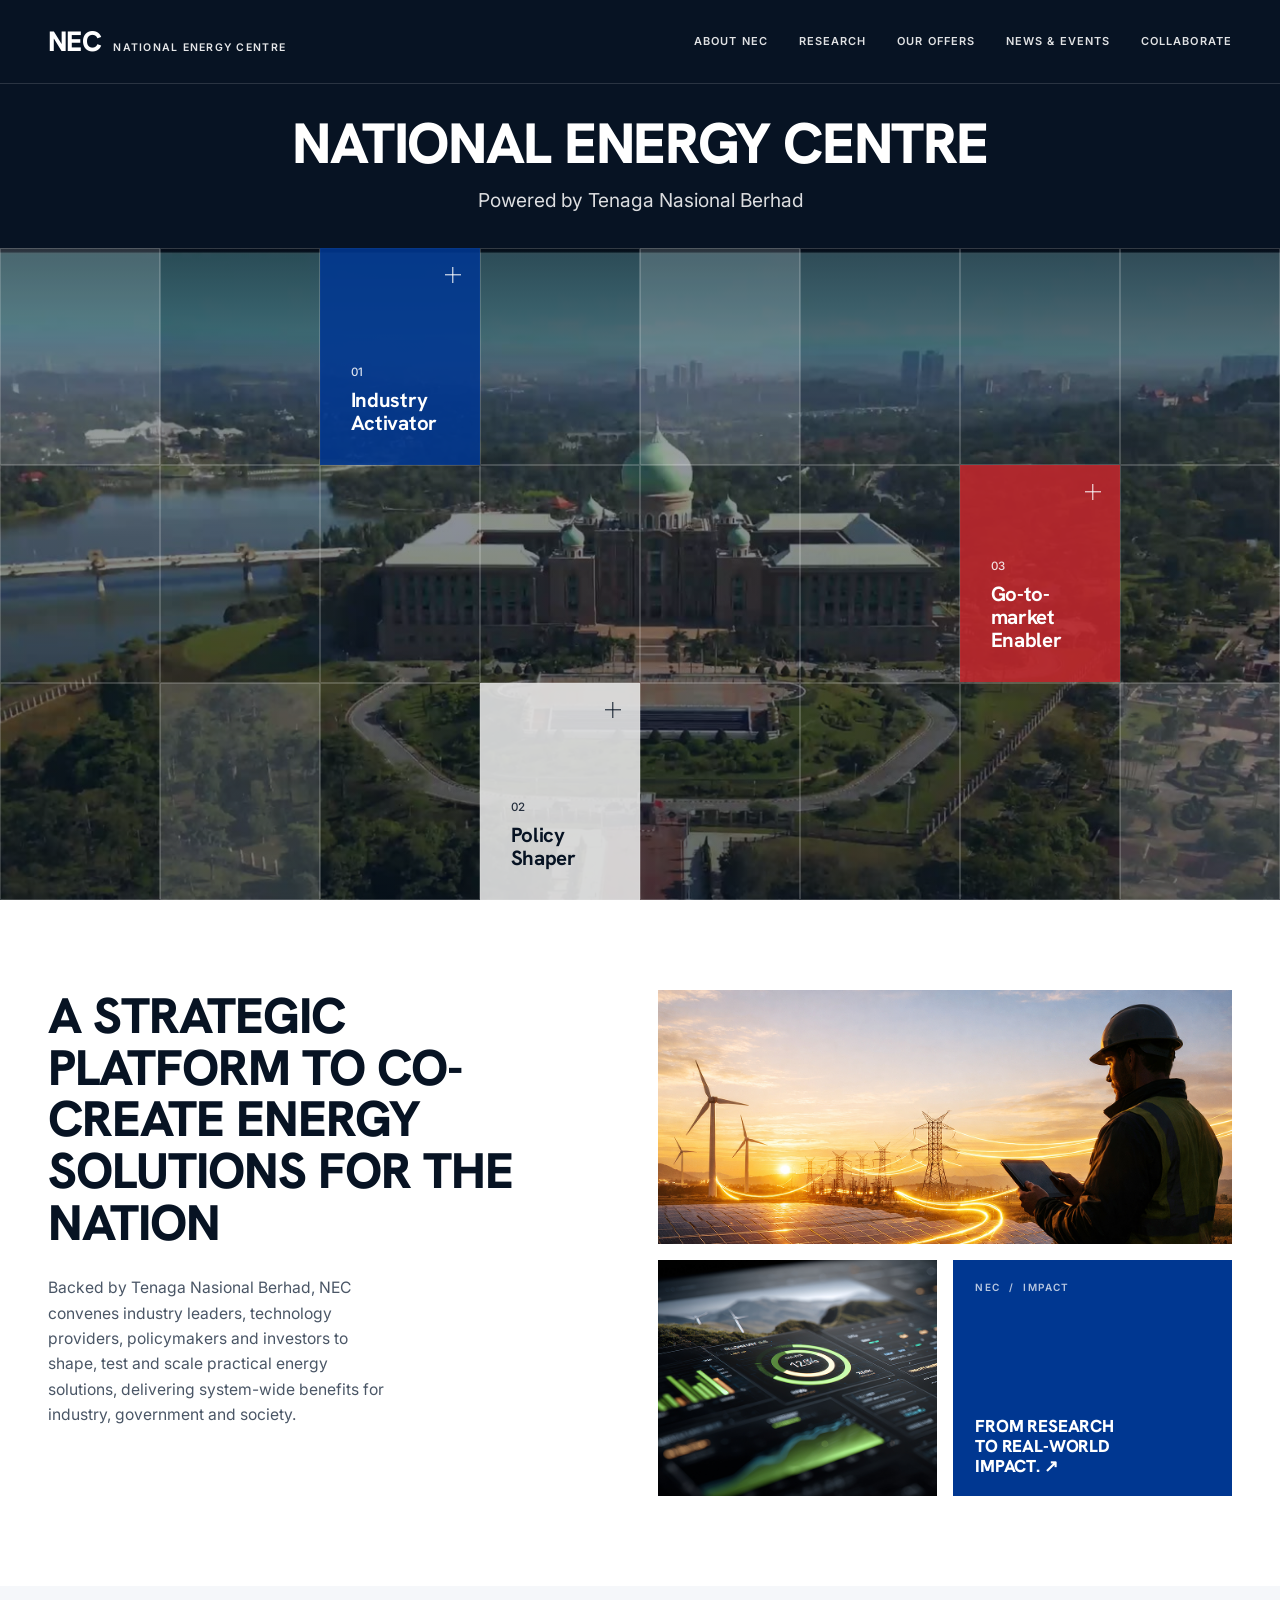
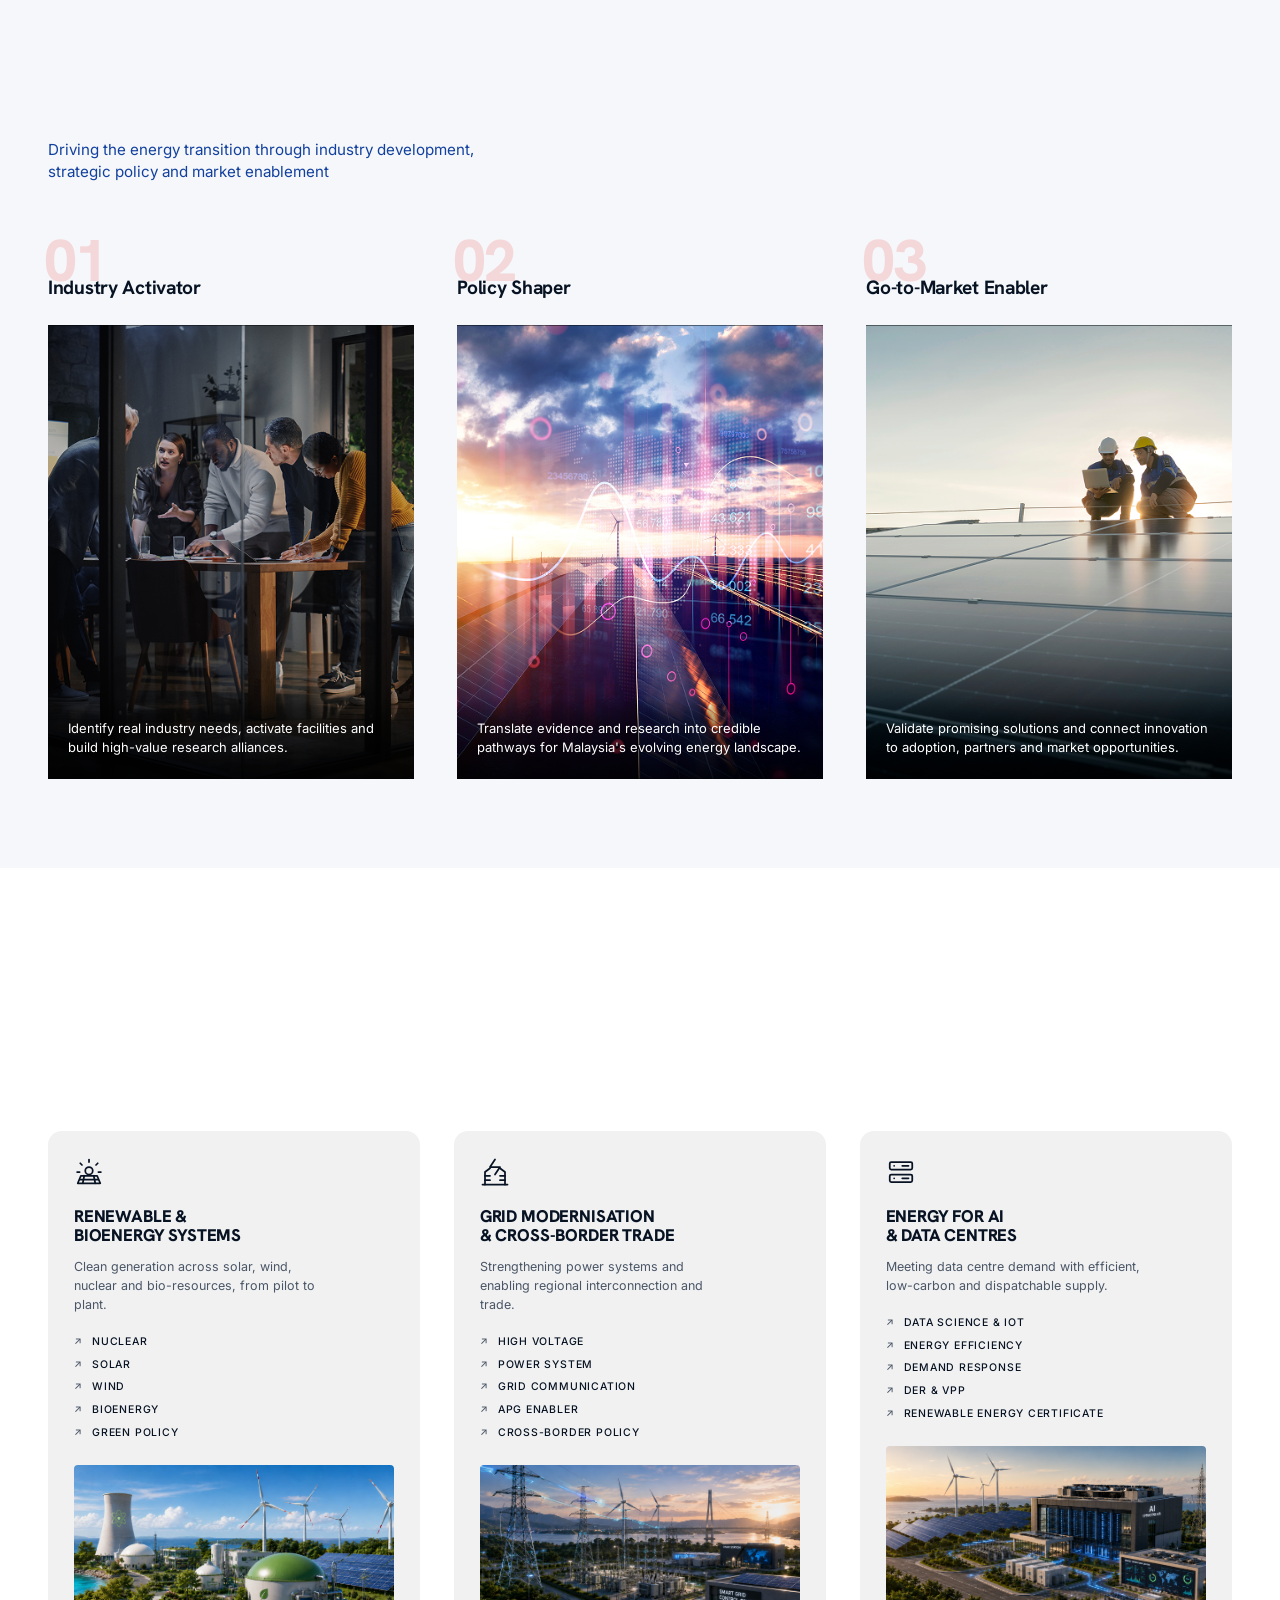
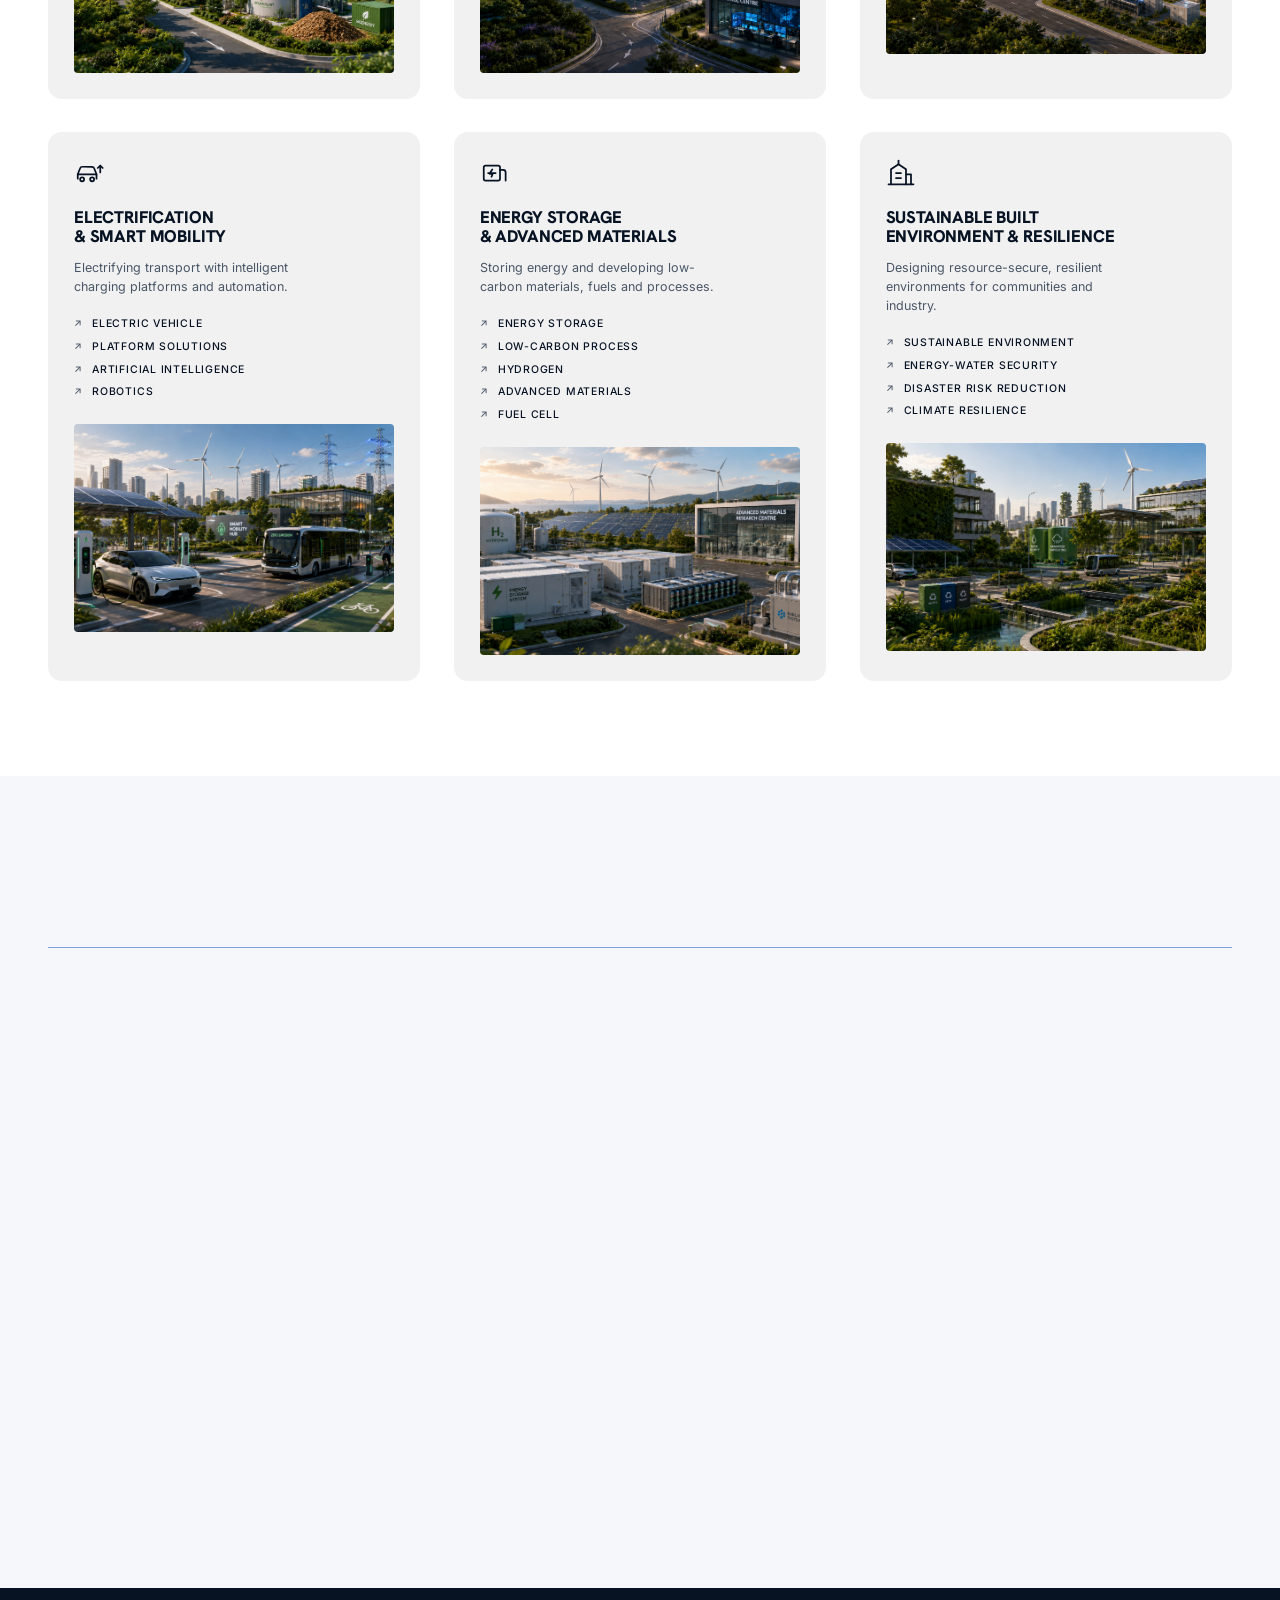
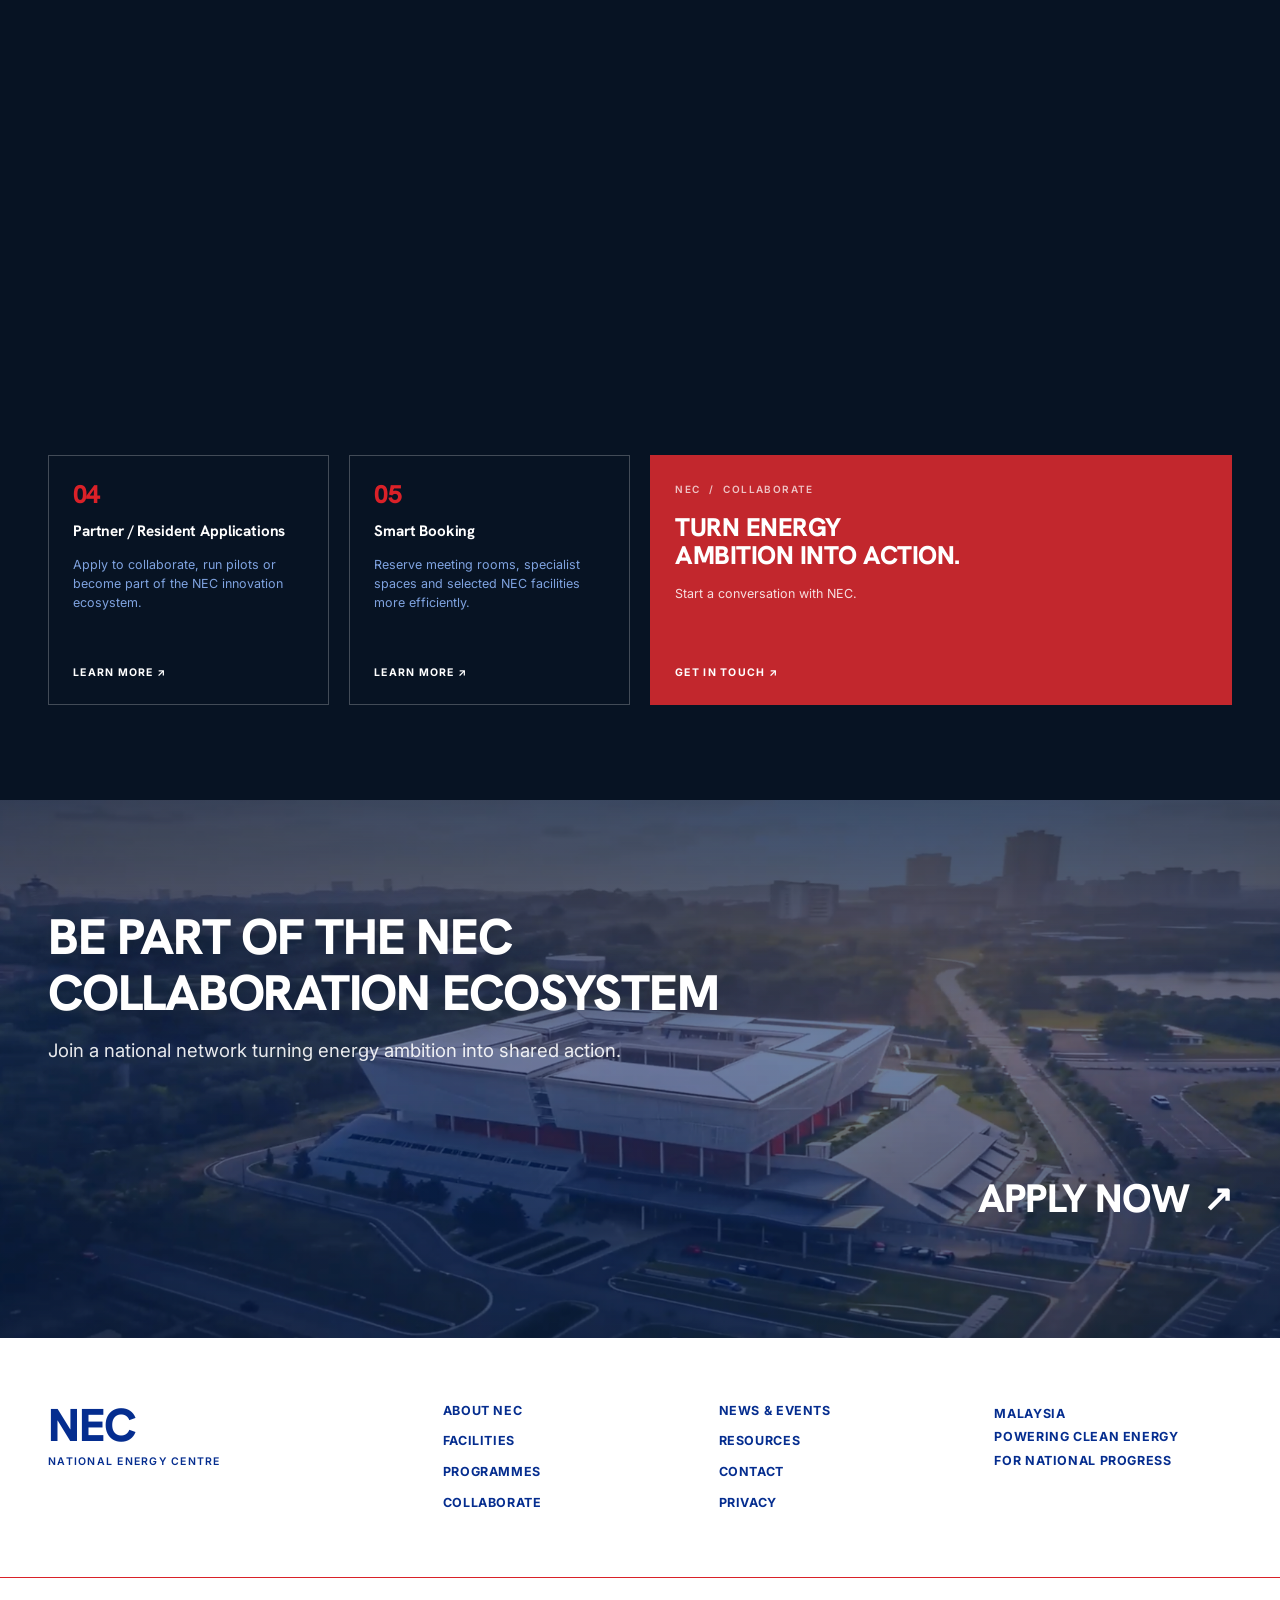
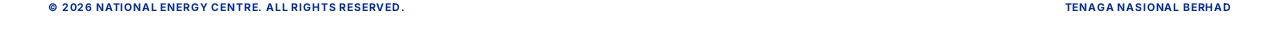
<file: index.html>
<!doctype html>
<html lang="en">
  <head>
    <meta charset="UTF-8" />
    <meta name="viewport" content="width=device-width, initial-scale=1" />
    <title>National Energy Centre — Powered by Tenaga Nasional Berhad</title>
    <meta
      name="description"
      content="A strategic platform to co-create energy solutions for the nation. NEC convenes industry, policymakers and investors to shape, test and scale practical energy solutions."
    />
    <link rel="preconnect" href="https://fonts.googleapis.com" />
    <link rel="preconnect" href="https://fonts.gstatic.com" crossorigin />
    <link
      href="https://fonts.googleapis.com/css2?family=Hanken+Grotesk:wght@400;500;600;700;800&family=Inter:wght@400;500;600;700&display=swap"
      rel="stylesheet"
    />
    <link rel="stylesheet" href="css/styles.css" />
  </head>
  <body>
    <a class="skip-link" href="#main">Skip to content</a>

    <!-- ══════════════ HEADER ══════════════ -->
    <header class="site-header" id="siteHeader">
      <div class="shell site-header__inner">
        <a class="brand" href="#top">
          <span class="brand__mark">NEC</span>
          <span class="brand__word">National Energy Centre</span>
        </a>

        <nav class="nav" id="primaryNav" aria-label="Primary">
          <a href="#about">About NEC</a>
          <a href="#focus">Research</a>
          <a href="#offer">Our Offers</a>
          <a href="#news">News &amp; Events</a>
          <a href="#cta">Collaborate</a>
        </nav>

        <button
          class="nav-toggle"
          id="navToggle"
          aria-expanded="false"
          aria-controls="primaryNav"
          aria-label="Open menu"
        >
          <span></span><span></span><span></span>
        </button>
      </div>
    </header>

    <main id="main">
      <!-- ══════════════ HERO ══════════════ -->
      <section class="hero" id="top">
        <div class="hero__intro shell">
          <h1 class="hero__title" data-split>National Energy Centre</h1>
          <p class="hero__kicker">Powered by Tenaga Nasional Berhad</p>
        </div>

        <div class="hero__media" id="heroMedia">
          <video
            class="hero__video"
            id="heroVideo"
            autoplay
            muted
            loop
            playsinline
            preload="metadata"
            poster="assets/img/poster.jpg"
          >
            <source
              src="assets/video/v1 NEC hero.mp4"
              type="video/mp4"
              data-desktop
            />
          </video>
          <div class="hero__scrim" aria-hidden="true"></div>
          <div class="hero__grid" id="heroGrid" aria-hidden="true"></div>

          <div class="hero__cards">
            <article
              class="pillar-tile pillar-tile--blue"
              style="--col: 3; --row: 1"
              tabindex="0"
            >
              <button
                class="pillar-tile__plus"
                aria-label="Expand Industry Activator"
              ></button>
              <span class="pillar-tile__num">01</span>
              <h2 class="pillar-tile__name">Industry <br />Activator</h2>
              <p class="pillar-tile__more">
                Activating facilities and research alliances around real
                industry needs.
              </p>
            </article>

            <article
              class="pillar-tile pillar-tile--paper pillar-tile--up"
              style="--col: 4; --row: 3"
              tabindex="0"
            >
              <button
                class="pillar-tile__plus"
                aria-label="Expand Policy Shaper"
              ></button>
              <span class="pillar-tile__num">02</span>
              <h2 class="pillar-tile__name">Policy <br />Shaper</h2>
              <p class="pillar-tile__more">
                Turning evidence into credible pathways for Malaysia's energy
                landscape.
              </p>
            </article>

            <article
              class="pillar-tile pillar-tile--red"
              style="--col: 7; --row: 2"
              tabindex="0"
            >
              <button
                class="pillar-tile__plus"
                aria-label="Expand Go-to-market Enabler"
              ></button>
              <span class="pillar-tile__num">03</span>
              <h2 class="pillar-tile__name">Go-to-market <br />Enabler</h2>
              <p class="pillar-tile__more">
                Connecting validated innovation to adoption, partners and
                markets.
              </p>
            </article>
          </div>
        </div>
      </section>

      <!-- ══════════════ STRATEGIC PLATFORM ══════════════ -->
      <section class="strategic" id="about">
        <div class="shell strategic__grid">
          <div class="strategic__copy">
            <h2 class="display-xl" data-reveal>
              A strategic platform to co-create energy solutions for the nation
            </h2>
            <p class="lede" data-reveal style="--d: 0.12s">
              Backed by Tenaga Nasional Berhad, NEC convenes industry leaders,
              technology providers, policymakers and investors to shape, test
              and scale practical energy solutions, delivering system-wide
              benefits for industry, government and society.
            </p>
          </div>

          <div class="strategic__gallery">
            <figure class="frame frame--wide" data-reveal style="--d: 0.08s">
              <img
                src="assets/img/clean energy field.png"
                alt="Wind turbines and transmission lines at sunrise"
                loading="lazy"
              />
            </figure>
            <figure class="frame" data-reveal style="--d: 0.16s">
              <img
                src="assets/img/digital energy.png"
                alt="Digital monitoring of a live energy site"
                loading="lazy"
              />
            </figure>
            <a class="impact-card" href="#focus" data-reveal style="--d: 0.24s">
              <span class="eyebrow eyebrow--light"
                >NEC &nbsp;/&nbsp; Impact</span
              >
              <span class="impact-card__title"
                >From research <br />to real-world <br />impact.
                <i class="arrow"></i
              ></span>
            </a>
          </div>
        </div>
      </section>

      <!-- ══════════════ 3 PILLARS ══════════════ -->
      <section class="pillars">
        <div class="shell">
          <h2 class="display-lg display-lg--blue" data-reveal>
            3 Main Pillars of NEC.
          </h2>
          <p class="pillars__sub" data-reveal style="--d: 0.1s">
            Driving the energy transition through industry development,
            strategic policy and market enablement
          </p>

          <div class="pillars__row">
            <article class="pillar" data-reveal style="--d: 0.06s">
              <span class="pillar__ghost">01</span>
              <h3 class="pillar__title">Industry Activator</h3>
              <figure class="pillar__media">
                <img
                  src="assets/img/Pillar visual 1.png"
                  alt="Engineers inspecting a solar installation"
                  loading="lazy"
                />
                <figcaption>
                  Identify real industry needs, activate facilities and build
                  high-value research alliances.
                </figcaption>
              </figure>
            </article>

            <article class="pillar" data-reveal style="--d: 0.16s">
              <span class="pillar__ghost">02</span>
              <h3 class="pillar__title">Policy Shaper</h3>
              <figure class="pillar__media">
                <img
                  src="assets/img/Pillar visual 2.png"
                  alt="Policy team in discussion around a table"
                  loading="lazy"
                />
                <figcaption>
                  Translate evidence and research into credible pathways for
                  Malaysia's evolving energy landscape.
                </figcaption>
              </figure>
            </article>

            <article class="pillar" data-reveal style="--d: 0.26s">
              <span class="pillar__ghost">03</span>
              <h3 class="pillar__title">Go-to-Market Enabler</h3>
              <figure class="pillar__media">
                <img
                  src="assets/img/Pillar visual 3.png"
                  alt="Data overlay on a national grid network"
                  loading="lazy"
                />
                <figcaption>
                  Validate promising solutions and connect innovation to
                  adoption, partners and market opportunities.
                </figcaption>
              </figure>
            </article>
          </div>
        </div>
      </section>

      <!-- ══════════════ 6 FOCUS AREAS ══════════════ -->
      <section class="focus" id="focus">
        <div class="shell">
          <h2 class="display-md" data-reveal>
            6 Focus area on collaboration <br />and research in NEC
          </h2>

          <div class="focus__grid">
            <article class="fcard" data-reveal style="--d: 0.05s">
              <span class="fcard__icon">
                <svg
                  viewBox="0 0 24 24"
                  fill="none"
                  stroke="currentColor"
                  stroke-width="1.4"
                  stroke-linecap="round"
                  stroke-linejoin="round"
                >
                  <path
                    d="M12 2v2M5 5l1.4 1.4M19 5l-1.4 1.4M2.5 12h2M19.5 12h2"
                  />
                  <circle cx="12" cy="11" r="3" />
                  <path d="M3 21l2.5-6h13L21 21z" />
                  <path d="M8.2 15 7 21M15.8 15 17 21M4.6 18h14.8" />
                </svg>
              </span>
              <h3 class="fcard__title">
                Renewable &amp; <br />Bioenergy Systems
              </h3>
              <p class="fcard__desc">
                Clean generation across solar, wind, nuclear and bio-resources,
                from pilot to plant.
              </p>
              <ul class="fcard__list">
                <li>Nuclear</li>
                <li>Solar</li>
                <li>Wind</li>
                <li>Bioenergy</li>
                <li>Green Policy</li>
              </ul>
              <figure class="fcard__media">
                <img
                  src="assets/img/FocusArea1.png"
                  alt="Renewable and bioenergy systems model"
                  loading="lazy"
                />
              </figure>
            </article>

            <article class="fcard" data-reveal style="--d: 0.12s">
              <span class="fcard__icon">
                <svg
                  viewBox="0 0 24 24"
                  fill="none"
                  stroke="currentColor"
                  stroke-width="1.4"
                  stroke-linecap="round"
                  stroke-linejoin="round"
                >
                  <path d="M12 2 8 8h8l-4 6" />
                  <path d="M4 22V12l4-3M20 22V12l-4-3" />
                  <path d="M2 22h20" />
                  <path d="M4 15h4M16 15h4M4 18.5h4M16 18.5h4" />
                </svg>
              </span>
              <h3 class="fcard__title">
                Grid Modernisation <br />&amp; Cross-Border Trade
              </h3>
              <p class="fcard__desc">
                Strengthening power systems and enabling regional
                interconnection and trade.
              </p>
              <ul class="fcard__list">
                <li>High Voltage</li>
                <li>Power System</li>
                <li>Grid Communication</li>
                <li>APG Enabler</li>
                <li>Cross-Border Policy</li>
              </ul>
              <figure class="fcard__media">
                <img
                  src="assets/img/FocusArea2.png"
                  alt="Grid modernisation and cross-border trade model"
                  loading="lazy"
                />
              </figure>
            </article>

            <article class="fcard" data-reveal style="--d: 0.19s">
              <span class="fcard__icon">
                <svg
                  viewBox="0 0 24 24"
                  fill="none"
                  stroke="currentColor"
                  stroke-width="1.4"
                  stroke-linecap="round"
                  stroke-linejoin="round"
                >
                  <rect x="3" y="4" width="18" height="6" rx="1.2" />
                  <rect x="3" y="14" width="18" height="6" rx="1.2" />
                  <path d="M6.5 7h.01M6.5 17h.01" />
                  <path d="M13 7h5M13 17h5" />
                </svg>
              </span>
              <h3 class="fcard__title">
                Energy for AI <br />&amp; Data Centres
              </h3>
              <p class="fcard__desc">
                Meeting data centre demand with efficient, low-carbon and
                dispatchable supply.
              </p>
              <ul class="fcard__list">
                <li>Data Science &amp; IoT</li>
                <li>Energy Efficiency</li>
                <li>Demand Response</li>
                <li>DER &amp; VPP</li>
                <li>Renewable Energy Certificate</li>
              </ul>
              <figure class="fcard__media">
                <img
                  src="assets/img/FocusArea3.png"
                  alt="Energy for AI and data centres model"
                  loading="lazy"
                />
              </figure>
            </article>

            <article class="fcard" data-reveal style="--d: 0.05s">
              <span class="fcard__icon">
                <svg
                  viewBox="0 0 24 24"
                  fill="none"
                  stroke="currentColor"
                  stroke-width="1.4"
                  stroke-linecap="round"
                  stroke-linejoin="round"
                >
                  <path
                    d="M3 16.5V13l1.8-4.6A2 2 0 0 1 6.7 7h7.6a2 2 0 0 1 1.9 1.4L18 13v3.5"
                  />
                  <path d="M3 13h15" />
                  <circle cx="6.5" cy="17" r="1.6" />
                  <circle cx="14.5" cy="17" r="1.6" />
                  <path d="M21 6v5.5M21 6l-2 2M21 6l2 2" />
                </svg>
              </span>
              <h3 class="fcard__title">
                Electrification <br />&amp; Smart Mobility
              </h3>
              <p class="fcard__desc">
                Electrifying transport with intelligent charging platforms and
                automation.
              </p>
              <ul class="fcard__list">
                <li>Electric Vehicle</li>
                <li>Platform Solutions</li>
                <li>Artificial Intelligence</li>
                <li>Robotics</li>
              </ul>
              <figure class="fcard__media">
                <img
                  src="assets/img/FocusArea4.png"
                  alt="Electrification and smart mobility model"
                  loading="lazy"
                />
              </figure>
            </article>

            <article class="fcard" data-reveal style="--d: 0.12s">
              <span class="fcard__icon">
                <svg
                  viewBox="0 0 24 24"
                  fill="none"
                  stroke="currentColor"
                  stroke-width="1.4"
                  stroke-linecap="round"
                  stroke-linejoin="round"
                >
                  <rect x="3" y="6" width="13" height="12" rx="1.5" />
                  <path d="M16 9.5h2.5a2 2 0 0 1 2 2V18" />
                  <path d="M6.5 12h6" />
                  <path d="M9.8 9.2 7.6 12.6h2.6L9.2 15" />
                </svg>
              </span>
              <h3 class="fcard__title">
                Energy Storage <br />&amp; Advanced Materials
              </h3>
              <p class="fcard__desc">
                Storing energy and developing low-carbon materials, fuels and
                processes.
              </p>
              <ul class="fcard__list">
                <li>Energy Storage</li>
                <li>Low-Carbon Process</li>
                <li>Hydrogen</li>
                <li>Advanced Materials</li>
                <li>Fuel Cell</li>
              </ul>
              <figure class="fcard__media">
                <img
                  src="assets/img/FocusArea5.png"
                  alt="Energy storage and advanced materials model"
                  loading="lazy"
                />
              </figure>
            </article>

            <article class="fcard" data-reveal style="--d: 0.19s">
              <span class="fcard__icon">
                <svg
                  viewBox="0 0 24 24"
                  fill="none"
                  stroke="currentColor"
                  stroke-width="1.4"
                  stroke-linecap="round"
                  stroke-linejoin="round"
                >
                  <path d="M4 21V9l6-4 6 4v12" />
                  <path d="M2 21h20" />
                  <path d="M16 13h4v8" />
                  <path d="M8 12h4M8 16h4" />
                  <path d="M10 5V2" />
                </svg>
              </span>
              <h3 class="fcard__title">
                Sustainable Built <br />Environment &amp; Resilience
              </h3>
              <p class="fcard__desc">
                Designing resource-secure, resilient environments for
                communities and industry.
              </p>
              <ul class="fcard__list">
                <li>Sustainable Environment</li>
                <li>Energy-Water Security</li>
                <li>Disaster Risk Reduction</li>
                <li>Climate Resilience</li>
              </ul>
              <figure class="fcard__media">
                <img
                  src="assets/img/FocusArea6.png"
                  alt="Sustainable built environment and resilience model"
                  loading="lazy"
                />
              </figure>
            </article>
          </div>
        </div>
      </section>

      <!-- ══════════════ LATEST FROM NEC ══════════════ -->
      <section class="news" id="news">
        <div class="shell">
          <div class="news__head">
            <h2 class="display-lg display-lg--blue" data-reveal>
              Latest from NEC
            </h2>
            <a
              class="link-red"
              href="coming-soon.html"
              data-reveal
              style="--d: 0.1s"
              >View all news <i class="arrow"></i
            ></a>
          </div>

          <div class="news__body">
            <div class="news__list">
              <a
                class="story"
                href="news-petra-tnb.html"
                data-reveal
                style="--d: 0.06s"
              >
                <figure class="story__thumb">
                  <img src="assets/img/NECnews4.jpeg" alt="" loading="lazy" />
                </figure>
                <div class="story__body">
                  <span class="story__date">27 Aug 2026</span>
                  <h3 class="story__title">
                    PETRA–TNB Perkukuh Sinergi Menerusi National Energy Centre
                  </h3>
                  <span class="link-blue"
                    >Read story <i class="arrow"></i
                  ></span>
                </div>
              </a>

              <a
                class="story"
                href="coming-soon.html"
                data-reveal
                style="--d: 0.13s"
              >
                <figure class="story__thumb">
                  <img src="assets/img/NECnews1.png" alt="" loading="lazy" />
                </figure>
                <div class="story__body">
                  <span class="story__date">12 Aug 2026</span>
                  <h3 class="story__title">
                    NEC and Petronas Partner to Accelerate Low-Carbon Innovation
                  </h3>
                  <span class="link-blue"
                    >Read story <i class="arrow"></i
                  ></span>
                </div>
              </a>

              <a
                class="story"
                href="coming-soon.html"
                data-reveal
                style="--d: 0.2s"
              >
                <figure class="story__thumb">
                  <img src="assets/img/NECnews2.png" alt="" loading="lazy" />
                </figure>
                <div class="story__body">
                  <span class="story__date">03 Aug 2026</span>
                  <h3 class="story__title">
                    NEC 2026 Programme Calendar Now Open for Applications
                  </h3>
                  <span class="link-blue"
                    >Read story <i class="arrow"></i
                  ></span>
                </div>
              </a>
            </div>

            <aside class="events" data-reveal style="--d: 0.14s">
              <h3 class="events__head">Upcoming Events</h3>

              <a class="event" href="coming-soon.html">
                <span class="event__date"><b>Sep</b><b>2026</b></span>
                <span class="event__body">
                  <span class="event__name">Energy Innovation Summit 2026</span>
                  <span class="event__when">17–18 Sep 2026</span>
                </span>
                <i class="arrow arrow--blue"></i>
              </a>

              <a class="event" href="coming-soon.html">
                <span class="event__date"><b>Oct</b><b>2026</b></span>
                <span class="event__body">
                  <span class="event__name">Hydrogen Tech Workshop</span>
                  <span class="event__when">03 Oct 2026</span>
                </span>
                <i class="arrow arrow--blue"></i>
              </a>

              <a class="event" href="coming-soon.html">
                <span class="event__date"><b>Oct</b><b>2026</b></span>
                <span class="event__body">
                  <span class="event__name"
                    >Sustainable Energy Talk Series</span
                  >
                  <span class="event__when">24 Oct 2026</span>
                </span>
                <i class="arrow arrow--blue"></i>
              </a>
            </aside>
          </div>
        </div>
      </section>

      <!-- ══════════════ WHAT WE OFFER ══════════════ -->
      <section class="offer" id="offer">
        <div class="shell">
          <h2 class="display-lg display-lg--light" data-reveal>
            What we offer.
          </h2>

          <div class="offer__grid">
            <figure class="offer__hero" data-reveal>
              <img src="assets/img/whatweoffer.png" alt="" loading="lazy" />
              <figcaption>Built for <br />real-world <br />impact</figcaption>
            </figure>

            <a
              class="ocard"
              href="coming-soon.html"
              data-reveal
              style="--d: 0.06s"
            >
              <span class="ocard__num">01</span>
              <h3 class="ocard__title">Research &amp; Innovation</h3>
              <p class="ocard__desc">
                Advance ideas through collaborative research, testing and
                real-world deployment.
              </p>
              <span class="ocard__link">Learn more <i class="arrow"></i></span>
            </a>

            <a
              class="ocard"
              href="coming-soon.html"
              data-reveal
              style="--d: 0.12s"
            >
              <span class="ocard__num">02</span>
              <h3 class="ocard__title">Facilities &amp; Spaces</h3>
              <p class="ocard__desc">
                Access specialised environments that support experimentation,
                learning and collaboration.
              </p>
              <span class="ocard__link">Learn more <i class="arrow"></i></span>
            </a>

            <a
              class="ocard"
              href="coming-soon.html"
              data-reveal
              style="--d: 0.18s"
            >
              <span class="ocard__num">03</span>
              <h3 class="ocard__title">Programmes &amp; Events</h3>
              <p class="ocard__desc">
                Join curated programmes, workshops and conversations shaping the
                energy transition.
              </p>
              <span class="ocard__link">Learn more <i class="arrow"></i></span>
            </a>

            <a
              class="ocard"
              href="coming-soon.html"
              data-reveal
              style="--d: 0.06s"
            >
              <span class="ocard__num">04</span>
              <h3 class="ocard__title">Partner / Resident Applications</h3>
              <p class="ocard__desc">
                Apply to collaborate, run pilots or become part of the NEC
                innovation ecosystem.
              </p>
              <span class="ocard__link">Learn more <i class="arrow"></i></span>
            </a>

            <a
              class="ocard"
              href="coming-soon.html"
              data-reveal
              style="--d: 0.12s"
            >
              <span class="ocard__num">05</span>
              <h3 class="ocard__title">Smart Booking</h3>
              <p class="ocard__desc">
                Reserve meeting rooms, specialist spaces and selected NEC
                facilities more efficiently.
              </p>
              <span class="ocard__link">Learn more <i class="arrow"></i></span>
            </a>

            <a
              class="ocard ocard--red"
              href="#cta"
              data-reveal
              style="--d: 0.18s"
            >
              <span class="eyebrow eyebrow--light"
                >NEC &nbsp;/&nbsp; Collaborate</span
              >
              <h3 class="ocard__shout">
                Turn energy <br />ambition into action.
              </h3>
              <p class="ocard__desc ocard__desc--light">
                Start a conversation with NEC.
              </p>
              <span class="ocard__link"
                >Get in touch <i class="arrow"></i
              ></span>
            </a>
          </div>
        </div>
      </section>

      <!-- ══════════════ CTA BANNER ══════════════ -->
      <section class="cta" id="cta">
        <div class="cta__bg">
          <img src="assets/img/footer.png" alt="" loading="lazy" id="ctaImg" />
        </div>
        <div class="shell cta__inner">
          <h2 class="cta__title" data-reveal>
            Be part of the NEC <br />collaboration ecosystem
          </h2>
          <p class="cta__sub" data-reveal style="--d: 0.1s">
            Join a national network turning energy ambition into shared action.
          </p>
          <a
            class="cta__apply"
            href="coming-soon.html"
            data-reveal
            style="--d: 0.18s"
            >Apply now <i class="arrow arrow--xl"></i
          ></a>
        </div>
      </section>
    </main>

    <!-- ══════════════ FOOTER ══════════════ -->
    <footer class="site-footer">
      <div class="shell site-footer__grid">
        <div class="site-footer__brand">
          <span class="brand__mark brand__mark--blue">NEC</span>
          <span class="brand__word brand__word--blue"
            >National Energy Centre</span
          >
        </div>

        <nav class="fcol" aria-label="Footer navigation">
          <a href="#about">About NEC</a>
          <a href="#focus">Facilities</a>
          <a href="#offer">Programmes</a>
          <a href="#cta">Collaborate</a>
        </nav>

        <nav class="fcol" aria-label="Footer resources">
          <a href="#news">News &amp; Events</a>
          <a href="#focus">Resources</a>
          <a href="#cta">Contact</a>
          <a href="coming-soon.html">Privacy</a>
        </nav>

        <p class="fcol fcol--static">
          Malaysia <br />Powering clean energy <br />for national progress
        </p>
      </div>

      <div class="shell site-footer__base">
        <span>© 2026 National Energy Centre. All rights reserved.</span>
        <span class="site-footer__tnb">Tenaga Nasional Berhad</span>
      </div>
    </footer>

    <script src="js/main.js"></script>
  </body>
</html>
</file>
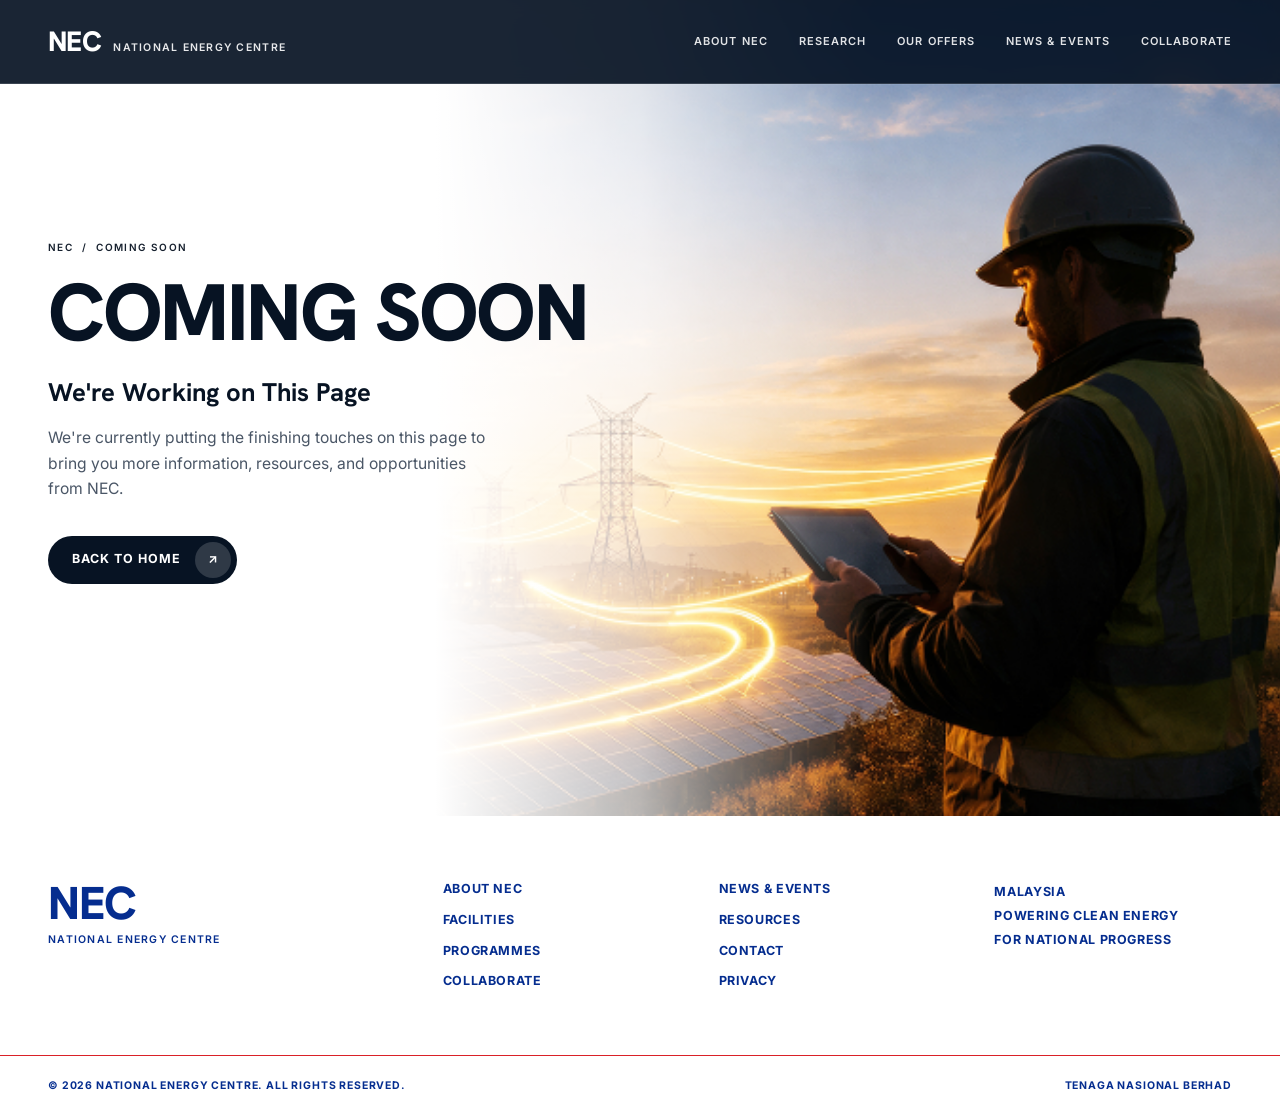
<file: coming-soon.html>
<!doctype html>
<html lang="en">
  <head>
    <meta charset="UTF-8" />
    <meta name="viewport" content="width=device-width, initial-scale=1" />
    <title>Coming Soon — National Energy Centre</title>
    <meta
      name="description"
      content="This page is coming soon. NEC is putting the finishing touches on more information, resources and opportunities."
    />
    <link rel="preconnect" href="https://fonts.googleapis.com" />
    <link rel="preconnect" href="https://fonts.gstatic.com" crossorigin />
    <link
      href="https://fonts.googleapis.com/css2?family=Hanken+Grotesk:wght@400;500;600;700;800&family=Inter:wght@400;500;600;700&display=swap"
      rel="stylesheet"
    />
    <link rel="stylesheet" href="css/styles.css" />
  </head>
  <body>
    <a class="skip-link" href="#main">Skip to content</a>

    <!-- ══════════════ HEADER ══════════════ -->
    <header class="site-header site-header--solid" id="siteHeader">
      <div class="shell site-header__inner">
        <a class="brand" href="index.html">
          <span class="brand__mark">NEC</span>
          <span class="brand__word">National Energy Centre</span>
        </a>

        <nav class="nav" id="primaryNav" aria-label="Primary">
          <a href="index.html#about">About NEC</a>
          <a href="index.html#focus">Research</a>
          <a href="index.html#offer">Our Offers</a>
          <a href="index.html#news">News &amp; Events</a>
          <a href="index.html#cta">Collaborate</a>
        </nav>

        <button
          class="nav-toggle"
          id="navToggle"
          aria-expanded="false"
          aria-controls="primaryNav"
          aria-label="Open menu"
        >
          <span></span><span></span><span></span>
        </button>
      </div>
    </header>

    <main id="main">
      <!-- ══════════════ COMING SOON ══════════════ -->
      <section class="comingsoon">
        <figure class="comingsoon__media" aria-hidden="true">
          <img src="assets/img/clean energy field.png" alt="" />
        </figure>

        <div class="shell comingsoon__inner">
          <span class="eyebrow">NEC &nbsp;/&nbsp; Coming Soon</span>
          <h1 class="comingsoon__title" data-reveal>Coming Soon</h1>
          <p class="comingsoon__sub" data-reveal style="--d: 0.08s">
            We're Working on This Page
          </p>
          <p class="comingsoon__desc" data-reveal style="--d: 0.14s">
            We're currently putting the finishing touches on this page to
            bring you more information, resources, and opportunities from
            NEC.
          </p>
          <a class="comingsoon__back" href="index.html" data-reveal style="--d: 0.2s">
            Back to home
            <span class="comingsoon__back-icon"><i class="arrow"></i></span>
          </a>
        </div>
      </section>
    </main>

    <!-- ══════════════ FOOTER ══════════════ -->
    <footer class="site-footer">
      <div class="shell site-footer__grid">
        <div class="site-footer__brand">
          <span class="brand__mark brand__mark--blue">NEC</span>
          <span class="brand__word brand__word--blue"
            >National Energy Centre</span
          >
        </div>

        <nav class="fcol" aria-label="Footer navigation">
          <a href="index.html#about">About NEC</a>
          <a href="index.html#focus">Facilities</a>
          <a href="index.html#offer">Programmes</a>
          <a href="index.html#cta">Collaborate</a>
        </nav>

        <nav class="fcol" aria-label="Footer resources">
          <a href="index.html#news">News &amp; Events</a>
          <a href="index.html#focus">Resources</a>
          <a href="index.html#cta">Contact</a>
          <a href="coming-soon.html">Privacy</a>
        </nav>

        <p class="fcol fcol--static">
          Malaysia <br />Powering clean energy <br />for national progress
        </p>
      </div>

      <div class="shell site-footer__base">
        <span>© 2026 National Energy Centre. All rights reserved.</span>
        <span class="site-footer__tnb">Tenaga Nasional Berhad</span>
      </div>
    </footer>

    <script src="js/main.js"></script>
  </body>
</html>
</file>
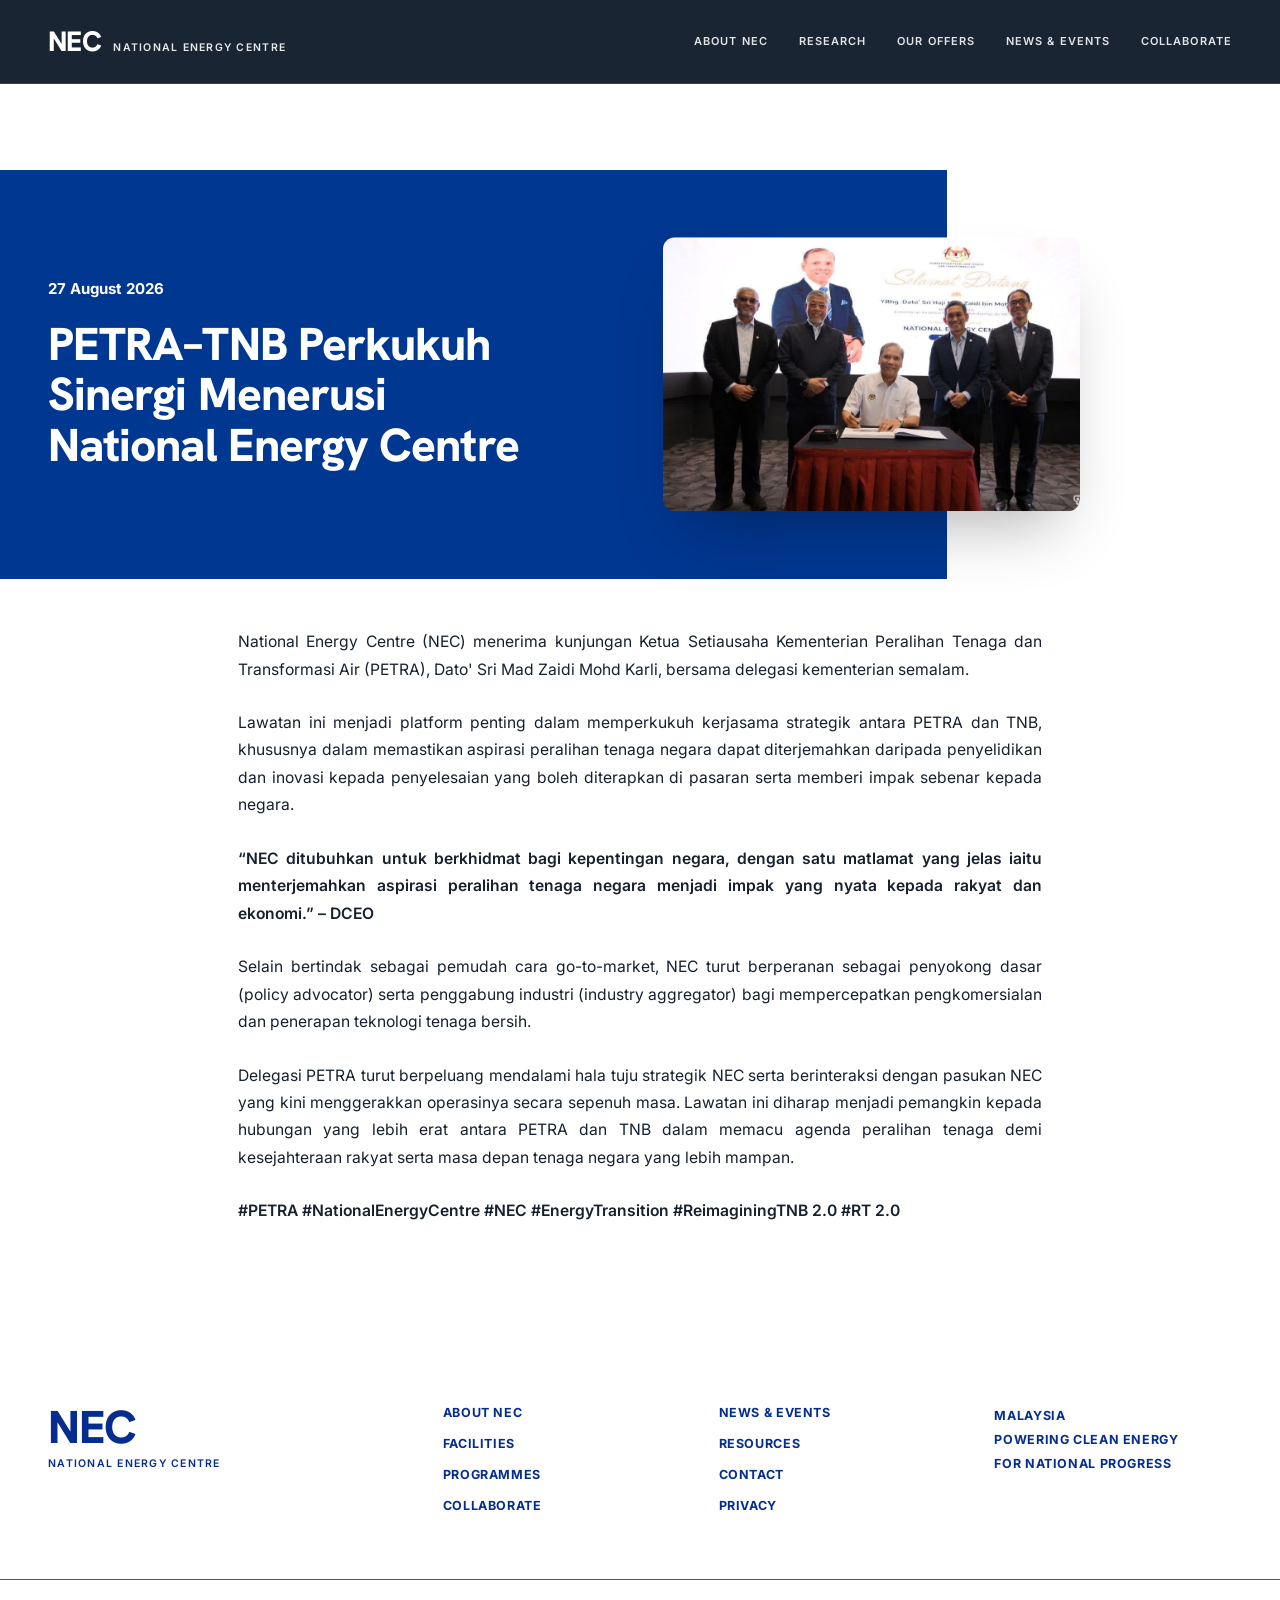
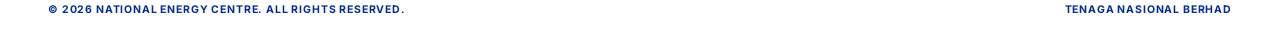
<file: news-petra-tnb.html>
<!doctype html>
<html lang="en">
  <head>
    <meta charset="UTF-8" />
    <meta name="viewport" content="width=device-width, initial-scale=1" />
    <title>PETRA–TNB Perkukuh Sinergi Menerusi NEC — National Energy Centre</title>
    <meta
      name="description"
      content="National Energy Centre (NEC) menerima kunjungan Ketua Setiausaha PETRA bersama delegasi kementerian, memperkukuh kerjasama strategik antara PETRA dan TNB."
    />
    <link rel="preconnect" href="https://fonts.googleapis.com" />
    <link rel="preconnect" href="https://fonts.gstatic.com" crossorigin />
    <link
      href="https://fonts.googleapis.com/css2?family=Hanken+Grotesk:wght@400;500;600;700;800&family=Inter:wght@400;500;600;700&display=swap"
      rel="stylesheet"
    />
    <link rel="stylesheet" href="css/styles.css" />
  </head>
  <body>
    <a class="skip-link" href="#main">Skip to content</a>

    <!-- ══════════════ HEADER ══════════════ -->
    <header class="site-header site-header--solid" id="siteHeader">
      <div class="shell site-header__inner">
        <a class="brand" href="index.html">
          <span class="brand__mark">NEC</span>
          <span class="brand__word">National Energy Centre</span>
        </a>

        <nav class="nav" id="primaryNav" aria-label="Primary">
          <a href="index.html#about">About NEC</a>
          <a href="index.html#focus">Research</a>
          <a href="index.html#offer">Our Offers</a>
          <a href="index.html#news">News &amp; Events</a>
          <a href="index.html#cta">Collaborate</a>
        </nav>

        <button
          class="nav-toggle"
          id="navToggle"
          aria-expanded="false"
          aria-controls="primaryNav"
          aria-label="Open menu"
        >
          <span></span><span></span><span></span>
        </button>
      </div>
    </header>

    <main id="main">
      <!-- ══════════════ ARTICLE ══════════════ -->
      <article class="article">
        <div class="article__banner">
          <div class="article__banner-inner">
            <div class="article__card">
              <span class="article__date">27 August 2026</span>
              <h1 class="article__title">
                PETRA–TNB Perkukuh Sinergi Menerusi National Energy Centre
              </h1>
              <figure class="article__photo">
                <img
                  src="assets/img/NECnews4.jpeg"
                  alt="PETRA delegation visit to National Energy Centre"
                  loading="lazy"
                />
              </figure>
            </div>
          </div>
        </div>

        <div class="shell article__body">
          <p>
            National Energy Centre (NEC) menerima kunjungan Ketua Setiausaha
            Kementerian Peralihan Tenaga dan Transformasi Air (PETRA), Dato'
            Sri Mad Zaidi Mohd Karli, bersama delegasi kementerian semalam.
          </p>
          <p>
            Lawatan ini menjadi platform penting dalam memperkukuh kerjasama
            strategik antara PETRA dan TNB, khususnya dalam memastikan
            aspirasi peralihan tenaga negara dapat diterjemahkan daripada
            penyelidikan dan inovasi kepada penyelesaian yang boleh
            diterapkan di pasaran serta memberi impak sebenar kepada negara.
          </p>
          <p class="article__quote">
            &ldquo;NEC ditubuhkan untuk berkhidmat bagi kepentingan negara,
            dengan satu matlamat yang jelas iaitu menterjemahkan aspirasi
            peralihan tenaga negara menjadi impak yang nyata kepada rakyat
            dan ekonomi.&rdquo; &ndash; DCEO
          </p>
          <p>
            Selain bertindak sebagai pemudah cara go-to-market, NEC turut
            berperanan sebagai penyokong dasar (policy advocator) serta
            penggabung industri (industry aggregator) bagi mempercepatkan
            pengkomersialan dan penerapan teknologi tenaga bersih.
          </p>
          <p>
            Delegasi PETRA turut berpeluang mendalami hala tuju strategik NEC
            serta berinteraksi dengan pasukan NEC yang kini menggerakkan
            operasinya secara sepenuh masa. Lawatan ini diharap menjadi
            pemangkin kepada hubungan yang lebih erat antara PETRA dan TNB
            dalam memacu agenda peralihan tenaga demi kesejahteraan rakyat
            serta masa depan tenaga negara yang lebih mampan.
          </p>

          <p class="article__tags">
            #PETRA #NationalEnergyCentre #NEC #EnergyTransition
            #ReimaginingTNB 2.0 #RT 2.0
          </p>
        </div>
      </article>
    </main>

    <!-- ══════════════ FOOTER ══════════════ -->
    <footer class="site-footer">
      <div class="shell site-footer__grid">
        <div class="site-footer__brand">
          <span class="brand__mark brand__mark--blue">NEC</span>
          <span class="brand__word brand__word--blue"
            >National Energy Centre</span
          >
        </div>

        <nav class="fcol" aria-label="Footer navigation">
          <a href="index.html#about">About NEC</a>
          <a href="index.html#focus">Facilities</a>
          <a href="index.html#offer">Programmes</a>
          <a href="index.html#cta">Collaborate</a>
        </nav>

        <nav class="fcol" aria-label="Footer resources">
          <a href="index.html#news">News &amp; Events</a>
          <a href="index.html#focus">Resources</a>
          <a href="index.html#cta">Contact</a>
          <a href="coming-soon.html">Privacy</a>
        </nav>

        <p class="fcol fcol--static">
          Malaysia <br />Powering clean energy <br />for national progress
        </p>
      </div>

      <div class="shell site-footer__base">
        <span>© 2026 National Energy Centre. All rights reserved.</span>
        <span class="site-footer__tnb">Tenaga Nasional Berhad</span>
      </div>
    </footer>

    <script src="js/main.js"></script>
  </body>
</html>
</file>
<file: css/styles.css>
/* ============================================================
   NATIONAL ENERGY CENTRE — Landing page
   ============================================================ */

/* ---------- 1. Tokens ---------- */
:root{
  --ink:            #071323;
  --ink-soft:       #0d1c30;
  --blue:           #003791;   /* pillar tile / impact card        */
  --blue-head:      #052d8f;   /* section headings                 */
  --blue-link:      #12409e;
  --blue-pale:      #7fa3e0;
  --red:            #c2272d;
  --red-bright:     #da2128;
  --red-ghost:      #f4d7d8;
  --paper:          #ffffff;
  --mist:           #f5f7fa;
  --card:           #f1f1f2;
  --tile-paper:     #e9e9e9;
  --text:           #16202e;
  --text-soft:      #4a5666;
  --line:           #e2e6ec;

  --shell:          1440px;
  --pad:            48px;

  --ff-display:'Hanken Grotesk','Helvetica Neue',Arial,sans-serif;
  --ff-body:'Inter','Helvetica Neue',Arial,sans-serif;

  --ease: cubic-bezier(.22,.68,.34,1);
}

/* ---------- 2. Reset ---------- */
*,*::before,*::after{box-sizing:border-box}
html{-webkit-text-size-adjust:100%; scroll-behavior:smooth}
body{
  margin:0;
  font-family:var(--ff-body);
  color:var(--text);
  background:var(--paper);
  line-height:1.5;
  overflow-x:hidden;
  -webkit-font-smoothing:antialiased;
}
img,video{display:block;max-width:100%}
a{color:inherit;text-decoration:none}
ul{margin:0;padding:0;list-style:none}
h1,h2,h3,p{margin:0}
button{font:inherit;color:inherit;background:none;border:0;cursor:pointer}

:focus-visible{outline:2px solid var(--red-bright); outline-offset:3px}

.skip-link{
  position:absolute;left:-9999px;top:0;z-index:200;
  background:var(--red);color:#fff;padding:12px 18px;font-size:14px
}
.skip-link:focus{left:12px;top:12px}

.shell{
  width:100%;max-width:var(--shell);
  margin-inline:auto;padding-inline:var(--pad);
}

/* ---------- 3. Shared type ---------- */
.display-xl,.display-lg,.display-md{
  font-family:var(--ff-display);
  letter-spacing:-.02em;
  font-size:clamp(2.1rem,3.9vw,3.35rem);
}
.display-xl{
  font-weight:800;line-height:1.04;text-transform:uppercase;
  color:var(--ink);
}
.display-lg{
  font-weight:800;line-height:1.02;
}
.display-lg--blue{color:var(--blue-head)}
.display-lg--light{color:#fff;text-transform:uppercase}
.display-md{
  font-weight:700;line-height:1.12;color:var(--ink);
}
.lede{
  font-size:clamp(.98rem,1.15vw,1.1rem);
  line-height:1.62;color:var(--text-soft);max-width:34ch;
}
.eyebrow{
  font-family:var(--ff-body);
  font-size:10px;font-weight:600;letter-spacing:.14em;text-transform:uppercase;
}
.eyebrow--light{color:rgba(255,255,255,.72)}

/* arrow glyph */
.arrow{font-style:normal;display:inline-block;transition:transform .35s var(--ease)}
.arrow::before{content:"\2197"}
.arrow--blue{color:var(--blue-head);font-size:15px}
.arrow--xl{font-size:.9em}

.link-red{
  color:var(--red-bright);font-size:13px;font-weight:700;
  letter-spacing:.06em;text-transform:uppercase;white-space:nowrap;
}
.link-red:hover .arrow,
.link-blue:hover .arrow{transform:translate(3px,-3px)}
.link-blue{
  color:var(--blue-link);font-size:11.5px;font-weight:700;
  letter-spacing:.08em;text-transform:uppercase;
}

/* ============================================================
   4. HEADER
   ============================================================ */
.site-header{
  position:fixed;inset:0 0 auto 0;z-index:100;
  background:transparent;
  transition:background .4s var(--ease),backdrop-filter .4s var(--ease),box-shadow .4s var(--ease);
}
.site-header.is-stuck,
.site-header--solid{
  background:rgba(7,19,35,.92);
  backdrop-filter:saturate(150%) blur(10px);
  box-shadow:0 1px 0 rgba(255,255,255,.08);
}
.site-header__inner{
  display:flex;align-items:center;gap:24px;
  height:84px;
  border-bottom:1px solid rgba(255,255,255,.14);
  transition:height .4s var(--ease);
}
.site-header.is-stuck .site-header__inner{height:66px;border-bottom-color:transparent}

.brand{display:flex;align-items:baseline;gap:12px;flex:none}
.brand__mark{
  font-family:var(--ff-display);font-weight:800;font-size:28px;
  letter-spacing:-.02em;color:#fff;line-height:1;
}
.brand__word{
  font-size:10.5px;font-weight:600;letter-spacing:.12em;
  text-transform:uppercase;color:rgba(255,255,255,.9);
}
.brand__mark--blue{color:var(--blue-head);font-size:46px}
.brand__word--blue{color:var(--blue-head)}

.nav{margin-left:auto;display:flex;gap:clamp(18px,2.4vw,42px)}
.nav a{
  position:relative;
  font-size:11px;font-weight:600;letter-spacing:.1em;text-transform:uppercase;
  color:rgba(255,255,255,.88);padding:6px 0;
}
.nav a::after{
  content:"";position:absolute;left:0;bottom:0;height:1.5px;width:100%;
  background:var(--red-bright);transform:scaleX(0);transform-origin:right;
  transition:transform .38s var(--ease);
}
.nav a:hover{color:#fff}
.nav a:hover::after{transform:scaleX(1);transform-origin:left}

.nav-toggle{display:none;width:40px;height:40px;margin-left:auto;position:relative}
.nav-toggle span{
  position:absolute;left:9px;width:22px;height:1.6px;background:#fff;
  transition:transform .35s var(--ease),opacity .2s linear;
}
.nav-toggle span:nth-child(1){top:14px}
.nav-toggle span:nth-child(2){top:19.5px}
.nav-toggle span:nth-child(3){top:25px}
.nav-toggle[aria-expanded="true"] span:nth-child(1){transform:translateY(5.5px) rotate(45deg)}
.nav-toggle[aria-expanded="true"] span:nth-child(2){opacity:0}
.nav-toggle[aria-expanded="true"] span:nth-child(3){transform:translateY(-5.5px) rotate(-45deg)}

/* ============================================================
   5. HERO
   ============================================================ */
.hero{
  background:var(--ink);position:relative;
  display:flex;flex-direction:column;
  min-height:100vh;min-height:100svh;
}

.hero__intro{
  flex:none;
  padding-top:clamp(110px,9vw,150px);
  padding-bottom:clamp(22px,2.6vw,36px);
  text-align:center;
}
.hero__title{
  font-family:var(--ff-display);
  font-size:clamp(1.85rem,4.6vw,3.55rem);
  font-weight:800;line-height:1;letter-spacing:-.025em;
  text-transform:uppercase;color:#fff;
}
.hero__title .w{
  display:inline-block;
  opacity:0;transform:translateY(28px);
  animation:heroWord .9s var(--ease) forwards;
  animation-delay:calc(.1s + var(--i) * .07s);
}
@keyframes heroWord{to{opacity:1;transform:none}}
.hero__kicker{
  margin-top:14px;
  font-size:clamp(.95rem,1.5vw,1.4rem);
  color:rgba(255,255,255,.86);
  opacity:0;animation:heroWord .9s var(--ease) .42s forwards;
}

/* --- media band with mosaic grid --- */
.hero__media{
  position:relative;
  flex:1 1 auto;                 /* fills the rest of the viewport */
  min-height:420px;
  overflow:hidden;
}
.hero__video{
  position:absolute;inset:0;width:100%;height:100%;
  object-fit:cover;
}
.hero__scrim{
  position:absolute;inset:0;
  background:
    linear-gradient(180deg,rgba(7,19,35,.72) 0%,rgba(7,19,35,.34) 34%,rgba(7,19,35,.58) 100%),
    rgba(7,19,35,.16);
}
.hero__grid,
.hero__cards{
  position:absolute;inset:0;
  display:grid;
  grid-template-columns:repeat(8,1fr);
  grid-template-rows:repeat(3,1fr);
}
.hero__grid{pointer-events:none}
.hero__cards{pointer-events:none}

.cell{
  box-shadow:inset 0 0 0 1px rgba(255,255,255,.18);
  background:rgba(255,255,255,0);
  transition:background 1.6s var(--ease);
  opacity:0;
  animation:cellIn .7s var(--ease) forwards;
  animation-delay:calc(.35s + var(--cd) * .045s);
}
@keyframes cellIn{to{opacity:1}}
.cell.is-lit{background:rgba(255,255,255,.15)}

/* --- pillar tiles --- */
.pillar-tile{
  grid-column:var(--col);
  grid-row:var(--row);
  position:relative;
  min-width:0;
  min-height:0;
  pointer-events:auto;
  padding:clamp(20px,2.4vw,34px);
  display:flex;flex-direction:column;justify-content:flex-end;
  color:#fff;cursor:pointer;
  opacity:0;transform:translateY(18px) scale(.94);
  animation:tileIn .8s var(--ease) forwards;
  transition:box-shadow .4s var(--ease);
  isolation:isolate;
}
.pillar-tile:nth-of-type(1){animation-delay:.75s}
.pillar-tile:nth-of-type(2){animation-delay:.88s}
.pillar-tile:nth-of-type(3){animation-delay:1.01s}
@keyframes tileIn{to{opacity:1;transform:none}}

.pillar-tile::before{
  content:"";position:absolute;inset:0;z-index:-1;
  background:var(--tint);
  opacity:.88;
  transition:transform .45s var(--ease),box-shadow .45s var(--ease);
}
.pillar-tile--blue{--tint:var(--blue)}
.pillar-tile--red{--tint:var(--red)}
.pillar-tile--paper{--tint:var(--tile-paper);color:var(--ink)}

.pillar-tile:hover::before,
.pillar-tile:focus-visible::before,
.pillar-tile.is-open::before{
  transform:scale(1.06);
  box-shadow:0 26px 50px -22px rgba(0,0,0,.65);
}

.pillar-tile__plus{
  position:absolute;top:14px;right:14px;
  width:26px;height:26px;
}
.pillar-tile__plus::before,
.pillar-tile__plus::after{
  content:"";position:absolute;left:50%;top:50%;
  background:currentColor;
  transition:transform .45s var(--ease),opacity .3s linear;
}
.pillar-tile__plus::before{width:16px;height:1.4px;transform:translate(-50%,-50%)}
.pillar-tile__plus::after{width:1.4px;height:16px;transform:translate(-50%,-50%)}
.pillar-tile:hover .pillar-tile__plus::before{transform:translate(-50%,-50%) rotate(90deg)}
.pillar-tile:hover .pillar-tile__plus::after{transform:translate(-50%,-50%) rotate(90deg)}
.pillar-tile.is-open .pillar-tile__plus::after{transform:translate(-50%,-50%) rotate(90deg);opacity:0}

.pillar-tile__num{
  font-size:clamp(11px,.9vw,15px);font-weight:500;letter-spacing:.04em;opacity:.85;
  margin-bottom:clamp(4px,.6vw,10px);
}
.pillar-tile__name{
  font-family:var(--ff-display);
  font-size:clamp(.85rem,1.6vw,1.9rem);
  font-weight:700;line-height:1.12;letter-spacing:-.015em;
}
.pillar-tile__more{
  position:absolute;top:100%;left:0;right:0;
  background:var(--tint);
  padding:0 20px;font-size:12.5px;line-height:1.5;
  max-height:0;opacity:0;overflow:hidden;
  transition:max-height .5s var(--ease),opacity .3s linear,padding .5s var(--ease);
}
.pillar-tile.is-open .pillar-tile__more{
  max-height:160px;opacity:1;padding:14px 20px 18px;
  box-shadow:0 26px 40px -24px rgba(0,0,0,.6);
}

/* opens above the tile instead of below */
.pillar-tile--up .pillar-tile__more{top:auto;bottom:100%}
.pillar-tile--up.is-open .pillar-tile__more{
  padding:18px 20px 14px;
  box-shadow:0 -26px 40px -24px rgba(0,0,0,.6);
}

/* ============================================================
   6. STRATEGIC PLATFORM
   ============================================================ */
.strategic{padding-block:clamp(56px,7vw,104px)}
.strategic__grid{
  display:grid;
  grid-template-columns:minmax(0,1fr) minmax(0,1.05fr);
  gap:clamp(32px,5vw,86px);
  align-items:start;
}
.strategic__copy .lede{margin-top:26px}
.strategic__gallery{
  display:grid;
  grid-template-columns:1fr 1fr;
  gap:16px;
}
.frame{margin:0;overflow:hidden;background:var(--mist)}
.frame--wide{grid-column:1 / -1;aspect-ratio:16/7.1}
.frame img{width:100%;height:100%;object-fit:cover;transition:transform 1.1s var(--ease)}
.frame:hover img{transform:scale(1.045)}
.strategic__gallery .frame:not(.frame--wide){aspect-ratio:1.18/1}

.impact-card{
  background:var(--blue);color:#fff;
  padding:20px 22px;
  display:flex;flex-direction:column;justify-content:space-between;
  aspect-ratio:1.18/1;
  transition:background .4s var(--ease);
}
.impact-card:hover{background:#00297a}
.impact-card:hover .arrow{transform:translate(4px,-4px)}
.impact-card__title{
  font-family:var(--ff-display);
  font-size:clamp(1rem,1.35vw,1.28rem);
  font-weight:800;line-height:1.16;text-transform:uppercase;letter-spacing:-.01em;
}

/* ============================================================
   7. THREE PILLARS
   ============================================================ */
.pillars{background:var(--mist);padding-block:clamp(56px,7vw,100px)}
.pillars__sub{
  margin-top:12px;max-width:46ch;
  color:var(--blue-link);font-size:clamp(.95rem,1.15vw,1.08rem);line-height:1.5;
}
.pillars__row{
  margin-top:clamp(34px,4.4vw,58px);
  display:grid;grid-template-columns:repeat(3,1fr);
  gap:clamp(22px,3.4vw,58px);
}
.pillar{position:relative;padding-top:34px}
.pillar__ghost{
  position:absolute;top:-8px;left:-4px;
  font-family:var(--ff-display);font-size:clamp(3rem,4.6vw,4.1rem);
  font-weight:800;color:var(--red-ghost);line-height:1;letter-spacing:-.03em;
  z-index:0;user-select:none;
  transition:transform .6s var(--ease);
}
.pillar:hover .pillar__ghost{transform:translateY(-6px)}
.pillar__title{
  position:relative;z-index:1;
  font-family:var(--ff-display);
  font-size:clamp(1.05rem,1.5vw,1.4rem);font-weight:700;letter-spacing:-.015em;
  color:var(--ink);
}
.pillar__media{
  position:relative;margin:22px 0 0;overflow:hidden;
  aspect-ratio:1/1.24;
}
.pillar__media img{width:100%;height:100%;object-fit:cover;transition:transform 1.1s var(--ease)}
.pillar:hover .pillar__media img{transform:scale(1.06)}
.pillar__media figcaption{
  position:absolute;inset:auto 0 0 0;
  padding:22px 20px 22px;
  color:#fff;font-size:13px;line-height:1.45;
  background:linear-gradient(180deg,rgba(0,0,0,0),rgba(0,0,0,.35) 30%,rgba(0,0,0,.78) 100%);
}

/* ============================================================
   8. SIX FOCUS AREAS
   ============================================================ */
.focus{padding-block:clamp(58px,7.4vw,108px)}
.focus__grid{
  margin-top:clamp(34px,4.4vw,58px);
  display:grid;grid-template-columns:repeat(3,1fr);
  gap:clamp(18px,2.6vw,40px);
}
.fcard{
  background:var(--card);
  border-radius:14px;
  padding:26px 26px 26px;
  display:flex;flex-direction:column;
  transition:transform .5s var(--ease),box-shadow .5s var(--ease),background .5s var(--ease);
}
.fcard:hover{
  transform:translateY(-6px);
  background:#eceef0;
  box-shadow:0 26px 44px -28px rgba(7,19,35,.42);
}
.fcard__icon{display:block;width:30px;height:30px;color:var(--ink);margin-bottom:20px}
.fcard__icon svg{width:100%;height:100%}
.fcard__title{
  font-family:var(--ff-display);
  font-size:clamp(1.05rem,1.32vw,1.24rem);
  font-weight:800;line-height:1.12;text-transform:uppercase;letter-spacing:-.01em;
  color:var(--ink);
}
.fcard__desc{
  margin-top:12px;font-size:12.5px;line-height:1.52;color:var(--text-soft);
  max-width:32ch;
}
.fcard__list{margin-top:20px;display:flex;flex-direction:column;gap:7px}
.fcard__list li{
  position:relative;padding-left:18px;
  font-size:10.5px;font-weight:500;letter-spacing:.075em;text-transform:uppercase;
  color:var(--ink);
}
.fcard__list li::before{
  content:"\2197";position:absolute;left:0;top:-1px;
  font-size:10px;color:var(--text-soft);
  transition:transform .35s var(--ease);
}
.fcard:hover .fcard__list li::before{transform:translate(2px,-2px)}
.fcard__media{
  margin:24px 0 0;overflow:hidden;border-radius:4px;
  aspect-ratio:16/10.4;background:#dfe6ec;
}
.fcard__media img{width:100%;height:100%;object-fit:cover;transition:transform 1.1s var(--ease)}
.fcard:hover .fcard__media img{transform:scale(1.06)}

/* ============================================================
   9. LATEST FROM NEC
   ============================================================ */
.news{background:var(--mist);padding-block:clamp(58px,7.4vw,108px)}
.news__head{
  display:flex;align-items:flex-end;justify-content:space-between;gap:24px;
  padding-bottom:26px;
}
.news__head .link-red{padding-bottom:8px}
.news__body{
  display:grid;grid-template-columns:minmax(0,1.42fr) minmax(0,1fr);
  gap:clamp(30px,5vw,84px);
  border-top:1px solid var(--blue-pale);
  padding-top:6px;
}
.news__list{display:flex;flex-direction:column}
.story{
  display:grid;grid-template-columns:190px 1fr;gap:26px;
  padding:24px 0;
  border-bottom:1px solid var(--blue-pale);
  align-items:center;
}
.story__thumb{margin:0;overflow:hidden;aspect-ratio:16/11;background:#dde3ea}
.story__thumb img{width:100%;height:100%;object-fit:cover;transition:transform 1s var(--ease)}
.story:hover .story__thumb img{transform:scale(1.07)}
.story__date{
  display:block;font-size:11px;font-weight:700;letter-spacing:.09em;
  text-transform:uppercase;color:var(--ink);
}
.story__title{
  margin:10px 0 14px;
  font-family:var(--ff-display);
  font-size:clamp(1.02rem,1.32vw,1.28rem);font-weight:700;line-height:1.24;
  letter-spacing:-.012em;color:var(--blue-head);
  transition:color .3s var(--ease);
}
.story:hover .story__title{color:var(--red-bright)}
.story:hover .arrow{transform:translate(3px,-3px)}

.events__head{
  font-family:var(--ff-display);
  font-size:clamp(1.05rem,1.4vw,1.32rem);font-weight:800;
  text-transform:uppercase;letter-spacing:-.01em;color:var(--ink);
  margin:24px 0 22px;
}
.event{
  display:grid;grid-template-columns:auto 1fr auto;gap:18px;
  align-items:start;padding:14px 0 26px;
}
.event__date{
  display:grid;place-items:center;
  width:56px;height:56px;flex:none;
  border:1.6px solid var(--ink);
  font-family:var(--ff-display);font-weight:700;font-size:13px;line-height:1.05;
  text-transform:uppercase;color:var(--ink);
  transition:background .35s var(--ease),color .35s var(--ease),border-color .35s var(--ease);
}
.event:hover .event__date{background:var(--blue-head);border-color:var(--blue-head);color:#fff}
.event__name{
  display:block;font-family:var(--ff-display);
  font-size:clamp(.9rem,1.05vw,1rem);font-weight:800;line-height:1.22;
  text-transform:uppercase;letter-spacing:-.005em;color:var(--ink);
}
.event__when{
  display:block;margin-top:7px;
  font-size:10.5px;font-weight:600;letter-spacing:.08em;text-transform:uppercase;
  color:var(--text-soft);
}
.event:hover .arrow{transform:translate(3px,-3px)}

/* ============================================================
   10. WHAT WE OFFER
   ============================================================ */
.offer{background:var(--ink);color:#fff;padding-block:clamp(58px,7.4vw,110px)}
.offer__grid{
  margin-top:clamp(30px,4vw,52px);
  display:grid;grid-template-columns:repeat(4,1fr);
  gap:clamp(14px,1.6vw,24px);
}
.offer__hero{
  position:relative;margin:0;overflow:hidden;
  min-height:250px;
}
.offer__hero img{
  position:absolute;inset:0;width:100%;height:100%;object-fit:cover;
  transition:transform 1.2s var(--ease);
}
.offer__hero:hover img{transform:scale(1.06)}
.offer__hero figcaption{
  position:absolute;inset:auto 0 0 0;padding:24px 22px;
  font-family:var(--ff-display);font-size:clamp(1.1rem,1.5vw,1.4rem);
  font-weight:800;line-height:1.1;text-transform:uppercase;letter-spacing:-.015em;
  background:linear-gradient(180deg,rgba(0,0,0,0),rgba(0,0,0,.32) 34%,rgba(0,0,0,.7) 100%);
}

.ocard{
  position:relative;
  border:1px solid rgba(255,255,255,.24);
  padding:26px 24px 24px;
  display:flex;flex-direction:column;
  min-height:250px;
  transition:border-color .4s var(--ease),background .4s var(--ease),transform .4s var(--ease);
}
.ocard:hover{
  border-color:var(--red-bright);
  background:rgba(255,255,255,.035);
  transform:translateY(-4px);
}
.ocard__num{
  font-family:var(--ff-display);font-size:clamp(1.5rem,2vw,1.9rem);
  font-weight:800;color:var(--red-bright);line-height:1;letter-spacing:-.02em;
}
.ocard__title{
  margin-top:14px;
  font-family:var(--ff-display);font-size:clamp(.95rem,1.12vw,1.06rem);
  font-weight:700;line-height:1.25;letter-spacing:-.01em;color:#fff;
}
.ocard__desc{
  margin-top:14px;font-size:12.5px;line-height:1.52;
  color:var(--blue-pale);max-width:30ch;
}
.ocard__desc--light{color:rgba(255,255,255,.85)}
.ocard__link{
  margin-top:auto;padding-top:20px;
  font-size:10.5px;font-weight:700;letter-spacing:.12em;text-transform:uppercase;color:#fff;
}
.ocard:hover .arrow{transform:translate(3px,-3px)}

.ocard--red{
  grid-column:span 2;
  background:var(--red);border-color:var(--red);
  justify-content:flex-start;
}
.ocard--red:hover{background:#b01f25;border-color:#b01f25}
.ocard__shout{
  margin-top:16px;
  font-family:var(--ff-display);font-size:clamp(1.3rem,2vw,1.85rem);
  font-weight:800;line-height:1.1;text-transform:uppercase;letter-spacing:-.02em;color:#fff;
}

/* ============================================================
   11. CTA BANNER
   ============================================================ */
.cta{position:relative;overflow:hidden;isolation:isolate}
.cta__bg{position:absolute;inset:-8% 0 -8% 0;z-index:-2}
.cta__bg img{width:100%;height:100%;object-fit:cover;will-change:transform}
.cta::after{
  content:"";position:absolute;inset:0;z-index:-1;
  background:linear-gradient(180deg,rgba(7,19,35,.62) 0%,rgba(7,19,35,.28) 46%,rgba(7,19,35,.5) 100%);
}
.cta__inner{
  padding-block:clamp(64px,8.5vw,132px);
  min-height:clamp(420px,42vw,620px);
  display:flex;flex-direction:column;
}
.cta__title{
  font-family:var(--ff-display);
  font-size:clamp(2.1rem,3.9vw,3.35rem);
  font-weight:800;line-height:1.12;letter-spacing:-.025em;
  text-transform:uppercase;color:#fff;
  text-shadow:0 2px 30px rgba(0,0,0,.35);
}
.cta__sub{
  margin-top:16px;
  font-size:clamp(.98rem,1.45vw,1.32rem);color:rgba(255,255,255,.9);
}
.cta__apply{
  margin-top:auto;align-self:flex-end;
  padding-top:clamp(50px,7vw,110px);
  font-family:var(--ff-display);
  font-size:clamp(1.5rem,3.1vw,2.5rem);
  font-weight:800;letter-spacing:-.02em;text-transform:uppercase;color:#fff;
  display:inline-flex;align-items:center;gap:14px;
}
.cta__apply:hover .arrow{transform:translate(6px,-6px)}

/* ============================================================
   12. COMING SOON (placeholder for second-layer pages)
   ============================================================ */
.comingsoon{
  position:relative;
  min-height:calc(100svh - 84px);
  display:flex;align-items:center;
  overflow:hidden;background:var(--paper);
}
.comingsoon__media{
  position:absolute;inset:0;margin:0;z-index:0;
}
.comingsoon__media img{width:100%;height:100%;object-fit:cover}
.comingsoon__media::after{
  content:"";position:absolute;inset:0;
  background:linear-gradient(90deg,#fff 0%,#fff 34%,rgba(255,255,255,.7) 50%,rgba(255,255,255,0) 68%);
}
.comingsoon__inner{
  position:relative;z-index:1;
  /* max-width:600px; */
  padding-block:clamp(60px,10vw,120px);
}
.comingsoon__title{
  margin-top:16px;
  font-family:var(--ff-display);
  font-size:clamp(2.6rem,6.4vw,5rem);
  font-weight:800;letter-spacing:-.03em;line-height:.98;
  text-transform:uppercase;color:var(--ink);
}
.comingsoon__sub{
  margin-top:22px;
  font-family:var(--ff-display);
  font-size:clamp(1.25rem,2vw,1.6rem);
  font-weight:700;color:var(--ink);
}
.comingsoon__desc{
  margin-top:14px;max-width:44ch;
  font-size:clamp(.98rem,1.15vw,1.1rem);line-height:1.62;
  color:var(--text-soft);
}
.comingsoon__back{
  margin-top:34px;
  display:inline-flex;align-items:center;gap:14px;
  background:var(--ink);color:#fff;
  padding:6px 6px 6px 24px;border-radius:999px;
  font-size:12.5px;font-weight:700;letter-spacing:.08em;text-transform:uppercase;
  transition:background .3s var(--ease);
}
.comingsoon__back:hover{background:var(--red)}
.comingsoon__back-icon{
  display:grid;place-items:center;
  width:36px;height:36px;border-radius:50%;
  background:rgba(255,255,255,.16);
  color:#fff;
}
.comingsoon__back .arrow{transition:transform .35s var(--ease)}
.comingsoon__back:hover .arrow{transform:translate(3px,-3px)}

/* ============================================================
   13. ARTICLE (news story detail page)
   ============================================================ */
.article__banner{
  padding:clamp(120px,14vw,170px) 0 clamp(16px,2vw,24px);
}
.article__card{
  position:relative;
  background:var(--blue);
  width:min(74%,1040px);
  padding:clamp(72px,10vw,108px) clamp(28px,4vw,48px);
}
.article__date{
  display:block;color:#fff;font-weight:700;font-size:15px;margin-bottom:18px;
}
.article__title{
  font-family:var(--ff-display);
  font-size:clamp(1.9rem,3.6vw,2.9rem);
  font-weight:800;line-height:1.1;letter-spacing:-.02em;color:#fff;
  max-width:58%;
}
.article__photo{
  position:absolute;
  top:50%;right:-14%;
  transform:translateY(-50%);
  width:44%;
  aspect-ratio:16/10.5;
  margin:0;overflow:hidden;
  border-radius:12px;
  box-shadow:0 34px 60px -22px rgba(0,0,0,.3);
  z-index:2;
}
.article__photo img{width:100%;height:100%;object-fit:cover}

.article__body{
  max-width:900px;
  padding-block:clamp(18px,2vw,26px) clamp(60px,7vw,96px);
}
.article__body p{
  font-size:clamp(.98rem,1.15vw,1.08rem);
  line-height:1.75;color:var(--text);
  margin-bottom:26px;
  text-align:justify;
}
.article__quote{font-weight:600;color:var(--ink)}
.article__tags{
  margin-top:12px;font-size:.92rem;color:var(--blue-link);font-weight:600;
}

/* ============================================================
   14. FOOTER
   ============================================================ */
.site-footer{background:#fff;padding-top:clamp(44px,5vw,72px)}
.site-footer__grid{
  display:grid;grid-template-columns:1.5fr 1fr 1fr 1fr;
  gap:clamp(24px,3vw,48px);
  padding-bottom:clamp(40px,5vw,80px);
}
.site-footer__brand{display:flex;flex-direction:column;gap:6px;align-items:flex-start}
.fcol{display:flex;flex-direction:column;gap:12px}
.fcol a,.fcol--static{
  font-size:12.5px;font-weight:700;letter-spacing:.05em;text-transform:uppercase;
  color:var(--blue-head);
}
.fcol--static{line-height:1.9;font-weight:700}
.fcol a{transition:color .3s var(--ease),transform .3s var(--ease)}
.fcol a:hover{color:var(--red-bright);transform:translateX(3px)}

.site-footer__base{
  display:flex;justify-content:space-between;gap:20px;flex-wrap:wrap;
  padding-block:22px 26px;
  border-top:1.4px solid var(--red-bright);
  font-size:10.5px;font-weight:700;letter-spacing:.08em;text-transform:uppercase;
  color:var(--blue-head);
}
.site-footer__tnb{color:var(--blue-head)}

/* ============================================================
   13. SCROLL REVEAL
   ============================================================ */
[data-reveal]{
  opacity:0;transform:translateY(26px);
  transition:opacity .8s var(--ease),transform .8s var(--ease);
  transition-delay:var(--d,0s);
}
[data-reveal].is-in{opacity:1;transform:none}

/* ============================================================
   14. RESPONSIVE
   ============================================================ */
@media (max-width:1180px){
  :root{--pad:36px}
  .offer__grid{grid-template-columns:repeat(3,1fr)}
  .ocard--red{grid-column:span 3}
  .strategic__grid{grid-template-columns:1fr;gap:38px}
  .strategic__copy .lede{max-width:56ch}
}

@media (max-width:1040px){
  .focus__grid{grid-template-columns:repeat(2,1fr)}
  .news__body{grid-template-columns:1fr;gap:14px}
  .events{padding-top:8px}
}

@media (max-width:760px){
  .article__card{width:100%}
  .article__title{max-width:none}
  .article__body p{text-align:left}
  .article__photo{
    position:static;
    transform:none;
    width:100%;
    aspect-ratio:16/10;
    margin-top:24px;
  }
}

/* --- hero collapses to stacked layout --- */
@media (max-width:900px){
  .site-header__inner{height:70px}
  .nav{
    position:fixed;inset:70px 0 auto 0;
    flex-direction:column;gap:0;
    background:rgba(7,19,35,.98);
    backdrop-filter:blur(12px);
    padding:8px 36px 26px;
    transform:translateY(-8px);opacity:0;pointer-events:none;
    transition:opacity .3s var(--ease),transform .3s var(--ease);
    border-bottom:1px solid rgba(255,255,255,.12);
  }
  .nav.is-open{opacity:1;transform:none;pointer-events:auto}
  .nav a{padding:15px 0;font-size:13px;border-bottom:1px solid rgba(255,255,255,.08)}
  .nav a::after{display:none}
  .nav-toggle{display:block}

  .hero__intro{padding-top:96px}

  .hero__grid{
    top:auto;bottom:0;
    grid-template-columns:repeat(3,1fr);
    /* row height is set inline by JS (buildGrid) to match the tile squares exactly */
  }
  .hero__cards{
    top:auto;bottom:0;
    grid-template-columns:repeat(3,1fr);
    grid-template-rows:auto auto auto;
  }
  .pillar-tile{aspect-ratio:1;justify-content:flex-end}
  .pillar-tile--blue{grid-column:1;grid-row:1}
  .pillar-tile--paper{grid-column:3;grid-row:2}
  .pillar-tile--red{grid-column:1;grid-row:3}

  /* red is now the bottom-row tile, so its drawer must open upward too (paper already
     carries --up in the markup, which is correct here since it's the middle row and a
     downward drawer would run past the grid's bottom edge and get clipped) */
  .pillar-tile--red .pillar-tile__more{top:auto;bottom:100%}
  .pillar-tile--red.is-open .pillar-tile__more{padding:18px 20px 14px;box-shadow:0 -26px 40px -24px rgba(0,0,0,.6)}

  /* narrower tiles wrap the description onto more lines than desktop's 160px cap allows */
  .pillar-tile.is-open .pillar-tile__more{max-height:280px}

  /* blue and red share a column, so an open drawer can reach into the neighbouring
     tile's cell — float the open tile above its siblings so its text stays on top */
  .pillar-tile.is-open{z-index:3}

  .pillars__row{grid-template-columns:1fr;gap:36px;max-width:520px}
  .pillar__media{aspect-ratio:16/10}
  .offer__grid{grid-template-columns:repeat(2,1fr)}
  .ocard--red{grid-column:span 2}
  .offer__hero{min-height:200px}
}

@media (max-width:640px){
  :root{--pad:20px}
  .pillar-tile__name br{display:none}

  .strategic__gallery{grid-template-columns:1fr}
  .frame--wide{aspect-ratio:16/9}
  .strategic__gallery .frame:not(.frame--wide){aspect-ratio:16/9}
  .impact-card{aspect-ratio:auto;min-height:160px;gap:26px}
  .impact-card__title br{display:none}

  .focus__grid{grid-template-columns:1fr;max-width:460px}
  .fcard__title br{display:none}

  .news__head{flex-direction:column;align-items:flex-start;gap:12px}
  .story{grid-template-columns:1fr;gap:14px}
  .story__thumb{aspect-ratio:16/9}

  .offer__grid{grid-template-columns:1fr}
  .ocard--red{grid-column:span 1}
  .ocard{min-height:0}
  .offer__hero{min-height:180px}

  .cta__inner{min-height:0}
  .cta__apply{align-self:flex-start;padding-top:56px}
  .cta__title br{display:none}

  .site-footer__grid{grid-template-columns:1fr 1fr;gap:32px}
  .site-footer__brand{grid-column:1 / -1}
  .display-md br{display:none}
}

/* ============================================================
   15. REDUCED MOTION
   ============================================================ */
@media (prefers-reduced-motion:reduce){
  *,*::before,*::after{
    animation-duration:.001ms !important;
    animation-iteration-count:1 !important;
    transition-duration:.001ms !important;
    scroll-behavior:auto !important;
  }
  [data-reveal]{opacity:1;transform:none}
  .hero__title .w,.hero__kicker,.cell,.pillar-tile{opacity:1;transform:none}
}
</file>
